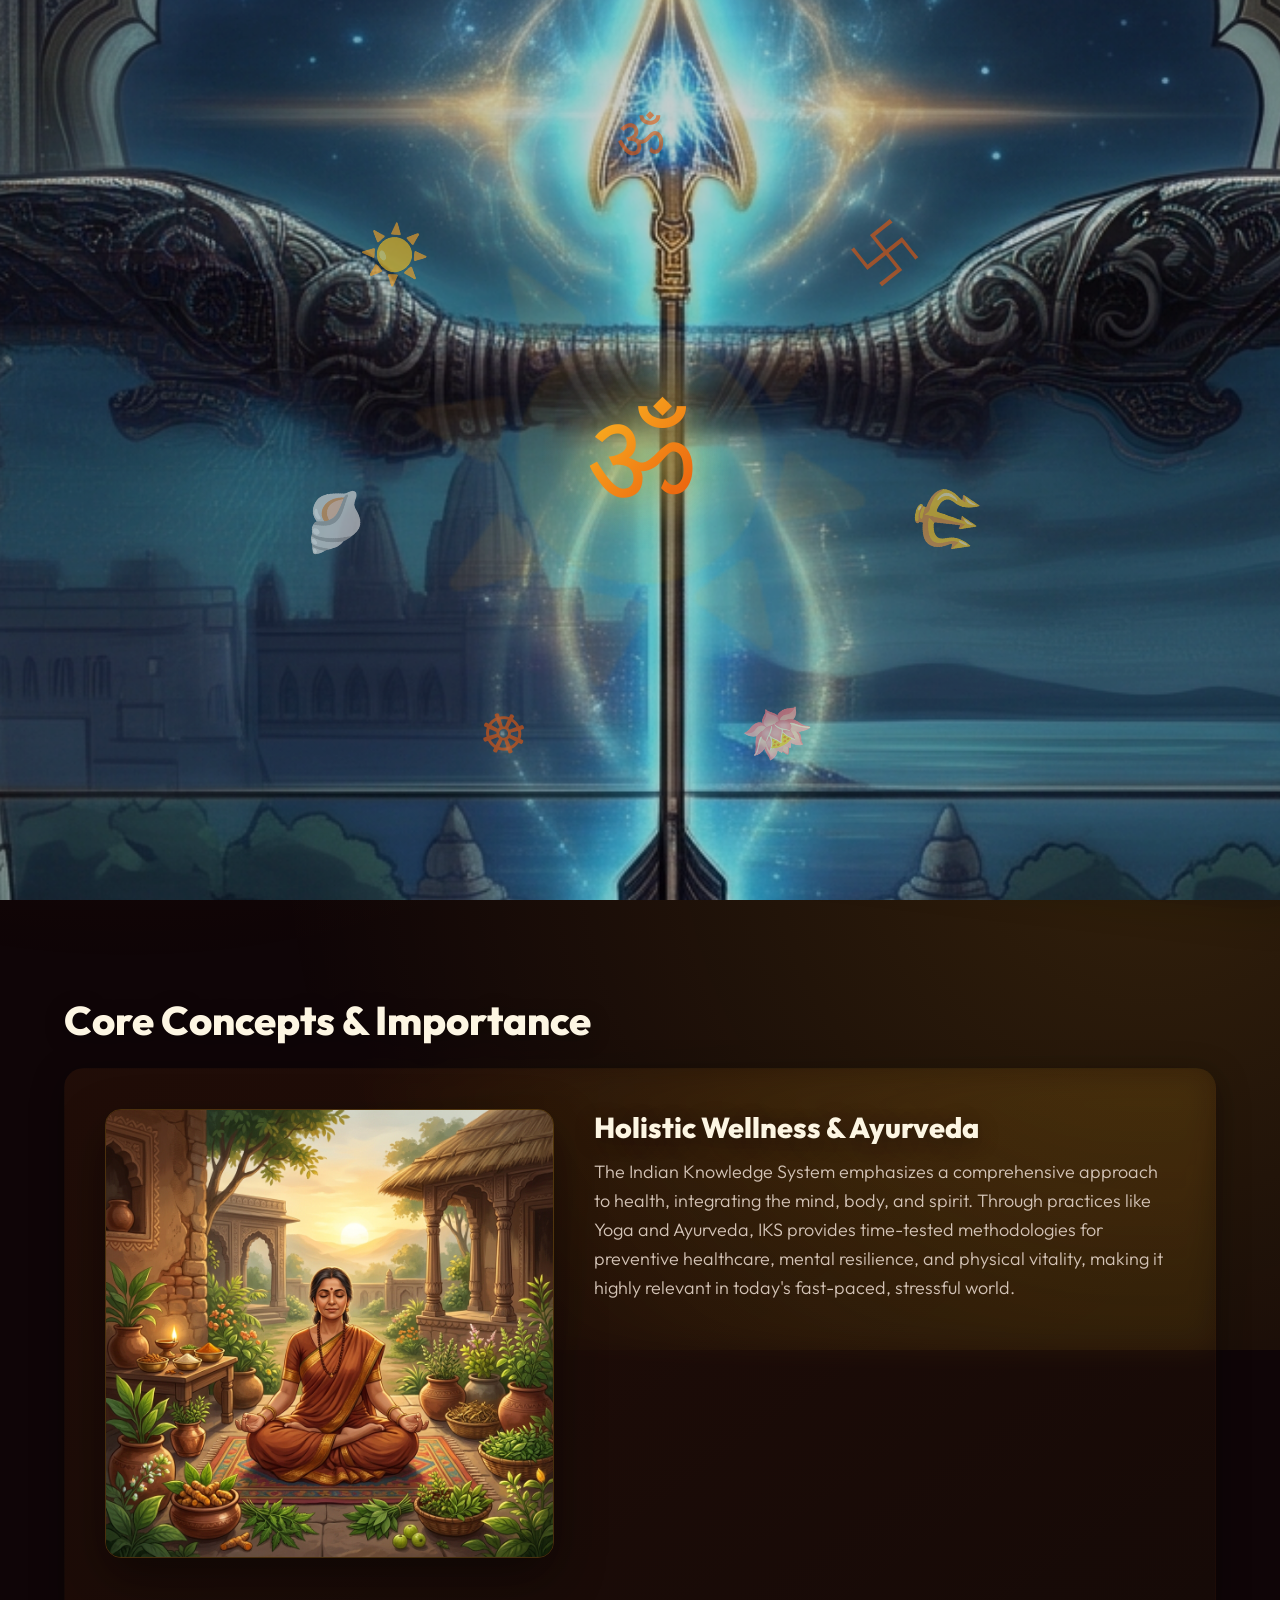
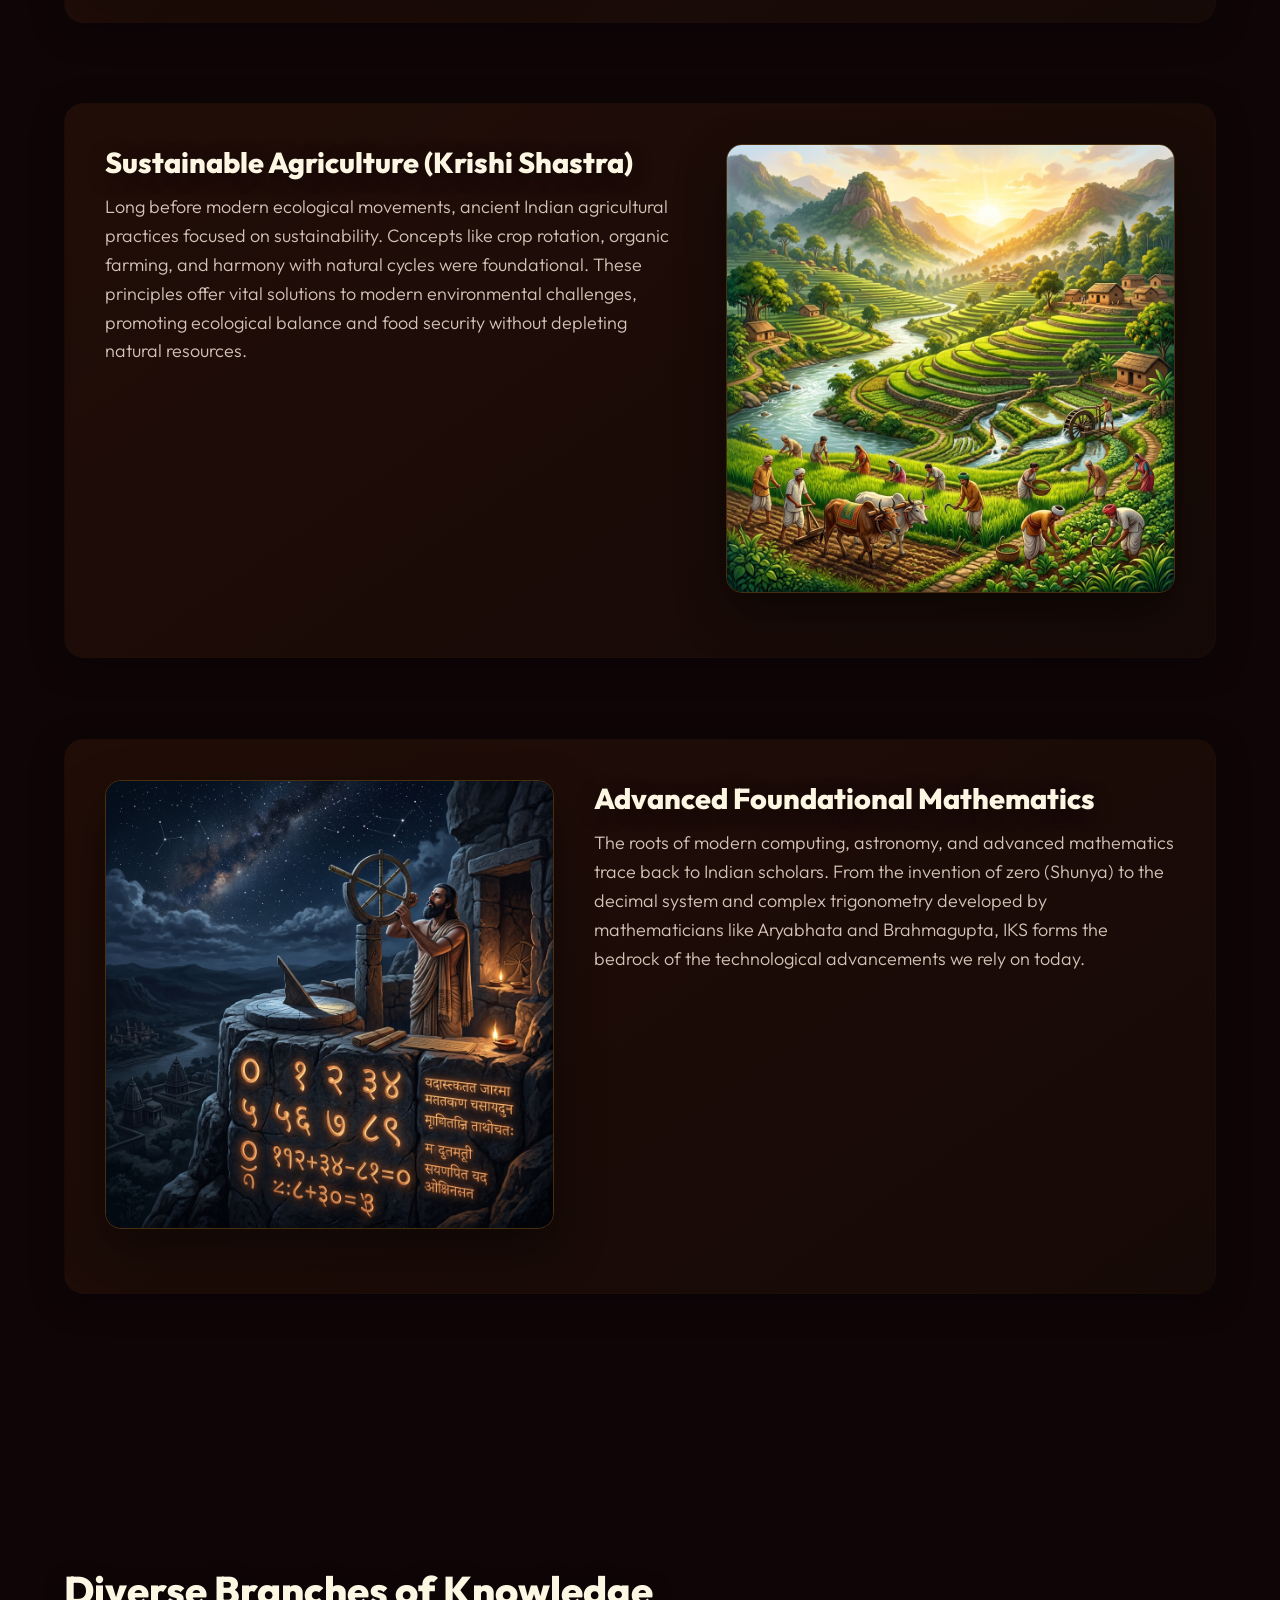
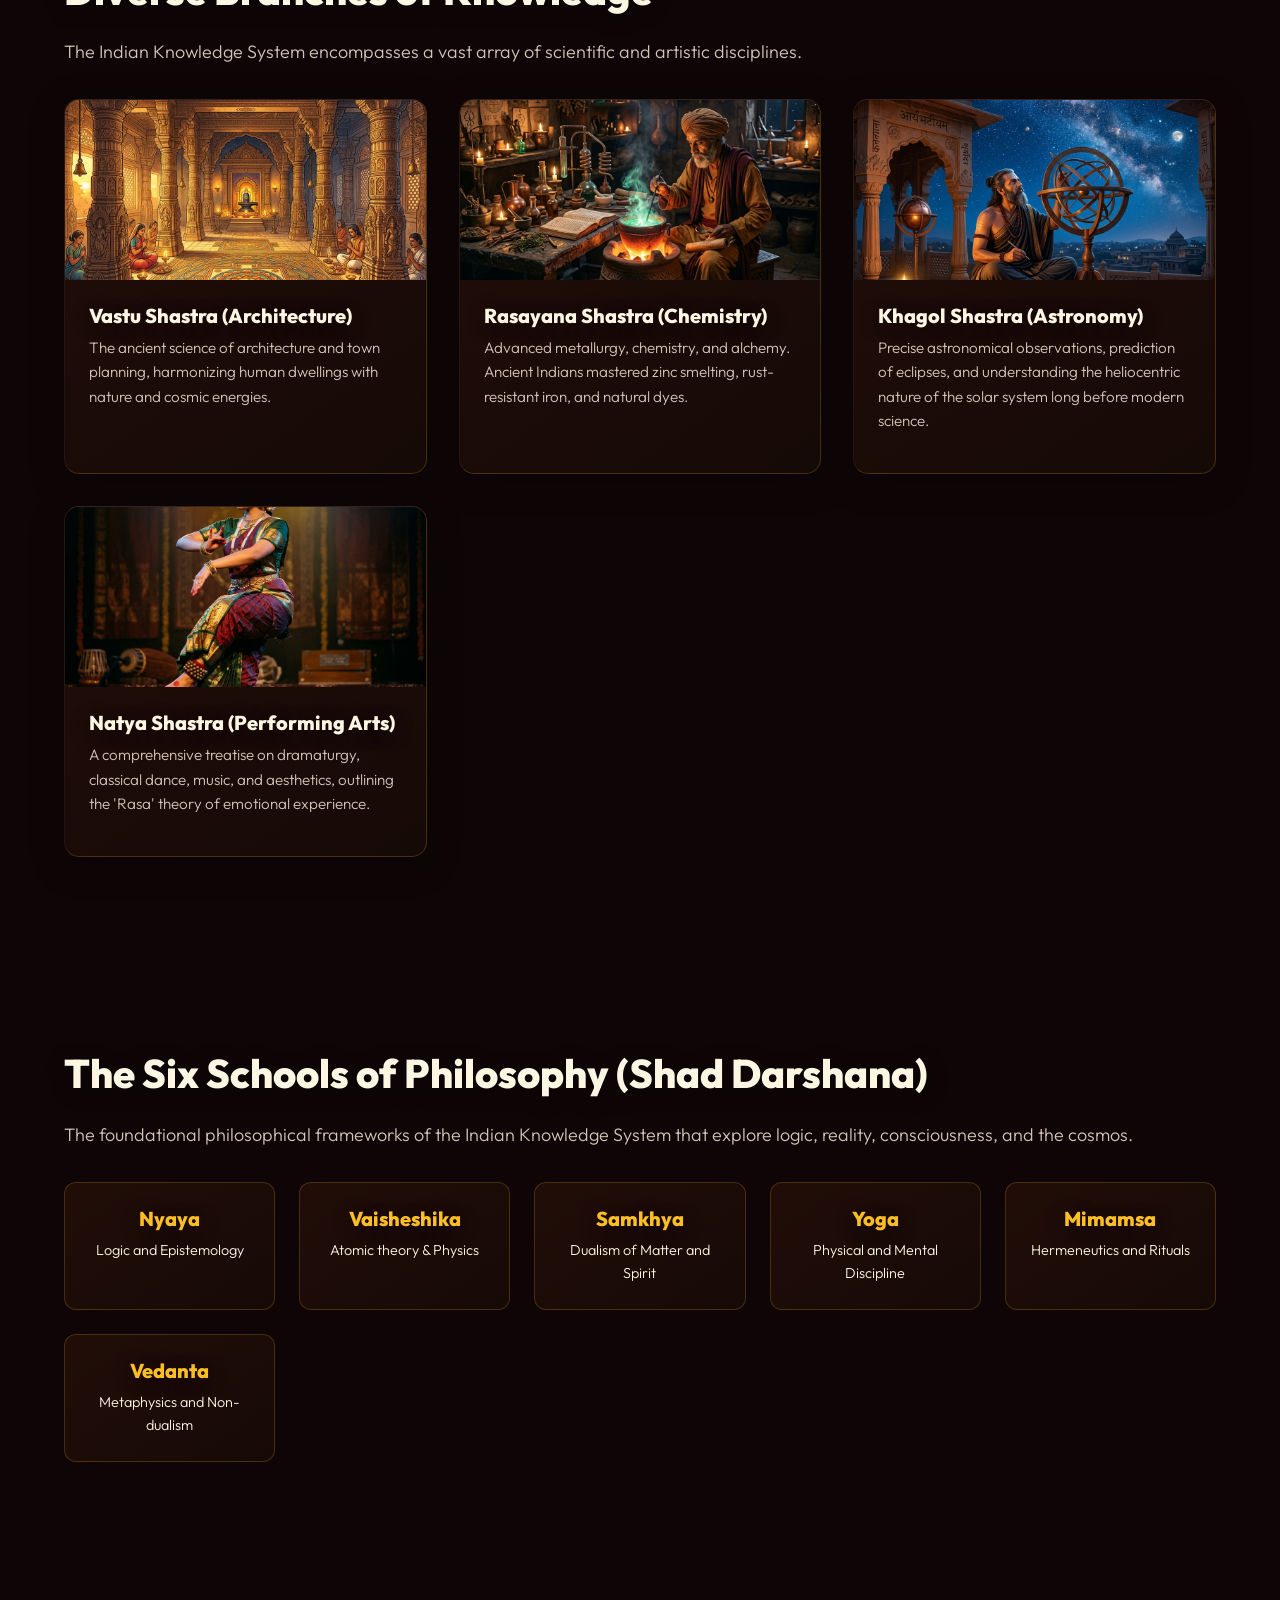
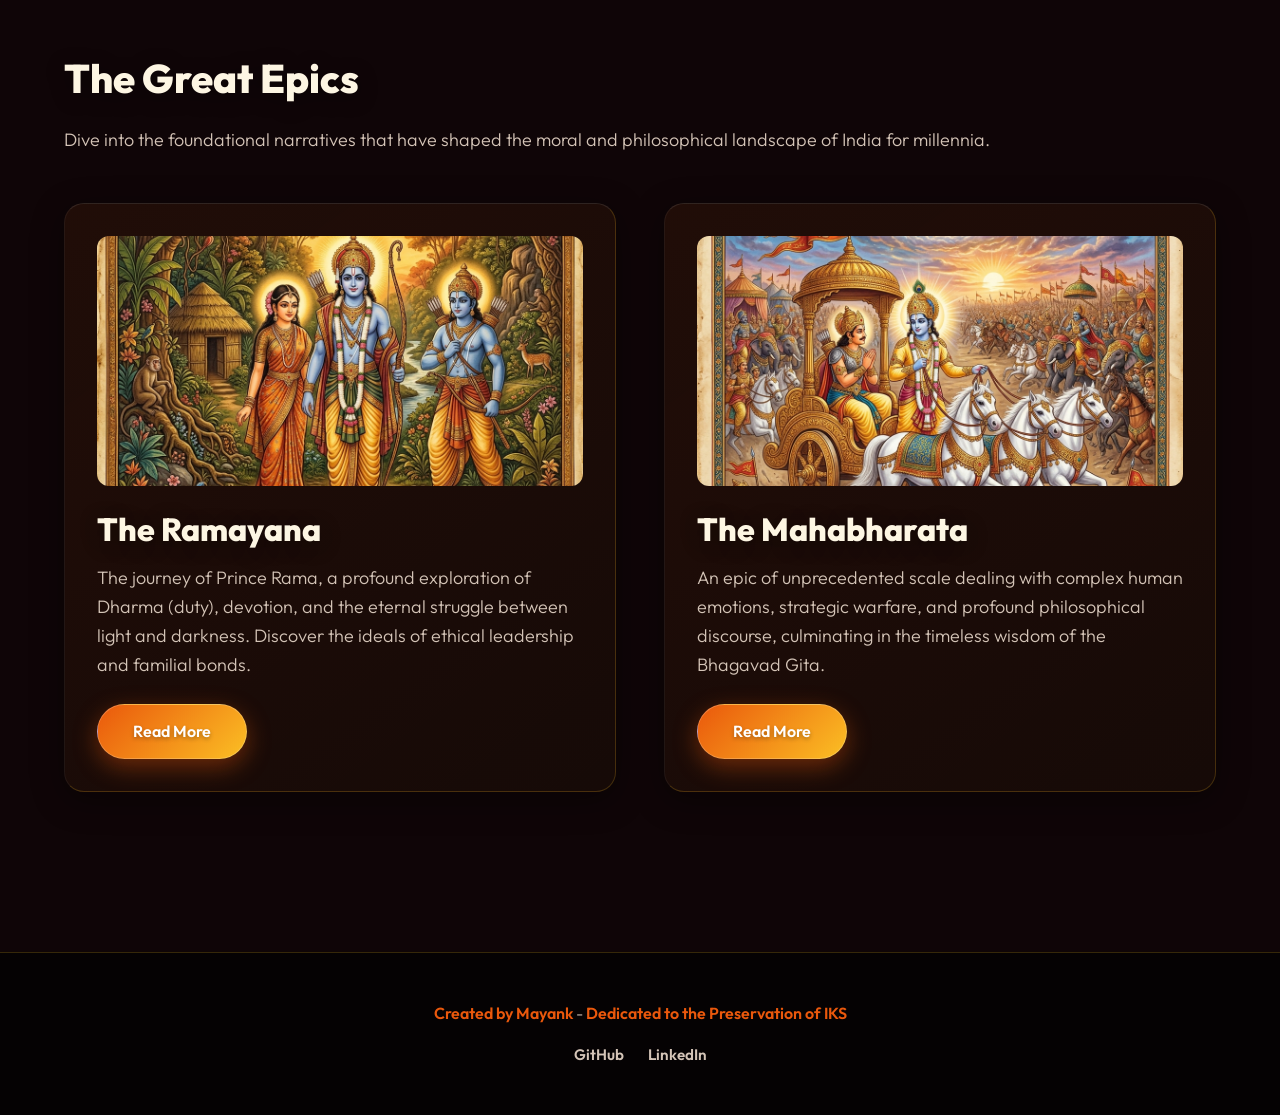
<file: index.html>
<!DOCTYPE html> 
<html lang="en">
<head>
    <meta charset="UTF-8">
    <meta name="viewport" content="width=device-width, initial-scale=1.0">
    <title>IKS</title>
    <meta name="description" content="Discover the depth and relevance of the Indian Knowledge System, including holistic wellness, sustainable agriculture, and timeless epics.">
    <link rel="shortcut icon" href="images/om.svg" type="image/svg+xml">
    <link rel="stylesheet" href="style.css">
</head>
<body class="lang-en">

    <div id="book-splash">
        <!-- The 7 Pages -->
        <div class="mystic-page" id="page-1">
            <div class="page-symbol">🪔</div>
            <div class="symbol-ring">
                <span>ॐ</span><span>卐</span><span>🔱</span><span>🪷</span><span>☸</span><span>🐚</span><span>☀️</span>
            </div>
        </div>
        <div class="mystic-page" id="page-2">
            <div class="page-symbol">🐚</div>
            <div class="symbol-ring">
                <span>ॐ</span><span>卐</span><span>🔱</span><span>🪷</span><span>☸</span><span>🐚</span><span>☀️</span>
            </div>
        </div>
        <div class="mystic-page" id="page-3">
            <div class="page-symbol">☸</div>
            <div class="symbol-ring">
                <span>ॐ</span><span>卐</span><span>🔱</span><span>🪷</span><span>☸</span><span>🐚</span><span>☀️</span>
            </div>
        </div>
        <div class="mystic-page" id="page-4">
            <div class="page-symbol">🪷</div>
            <div class="symbol-ring">
                <span>ॐ</span><span>卐</span><span>🔱</span><span>🪷</span><span>☸</span><span>🐚</span><span>☀️</span>
            </div>
        </div>
        <div class="mystic-page" id="page-5">
            <div class="page-symbol">🔱</div>
            <div class="symbol-ring">
                <span>ॐ</span><span>卐</span><span>🔱</span><span>🪷</span><span>☸</span><span>🐚</span><span>☀️</span>
            </div>
        </div>
        <div class="mystic-page" id="page-6">
            <div class="page-symbol">卐</div>
            <div class="symbol-ring">
                <span>ॐ</span><span>卐</span><span>🔱</span><span>🪷</span><span>☸</span><span>🐚</span><span>☀️</span>
            </div>
        </div>
        <div class="mystic-page" id="page-7">
            <div class="page-bg-layer"></div>
            <div class="page-symbol">☀️</div>
            <div class="symbol-ring">
                <span>ॐ</span><span>卐</span><span>🔱</span><span>🪷</span><span>☸</span><span>🐚</span><span>☀️</span>
            </div>
        </div>

        <!-- The Clickable Center Button -->
        <div class="center-trigger" id="splash-trigger">
            <div class="trigger-symbol">ॐ</div>
        </div>
    </div>
    <nav>
        <a href="index.html" class="logo">
            <span class="en">IKS</span><span class="hi">आई.के.एस</span> <span style="color: var(--accent-primary);">
        </a>
        <ul class="nav-links">
            <li><a href="index.html"><span class="en">Home</span><span class="hi">होम</span></a></li>
            <li><a href="ramayana.html"><span class="en">Ramayana</span><span class="hi">रामायण</span></a></li>
            <li><a href="mahabharata.html"><span class="en">Mahabharata</span><span class="hi">महाभारत</span></a></li>
        </ul>
        <div class="controls">
            <button id="theme-toggle" class="icon-btn" title="Toggle Theme">☀️</button>
            <button id="lang-toggle" class="icon-btn" title="Toggle Language">अ/A</button>
        </div>
    </nav>

    <header class="hero section fade-in">
        <div class="hero-content">
            <h1><span class="en">Discover the Indian Knowledge System</span><span class="hi">भारतीय ज्ञान परंपरा की खोज</span></h1>
            <p><span class="en">Explore an ancient framework of profound wisdom that integrates science, philosophy, and spirituality to address modern global challenges.</span><span class="hi">एक प्राचीन ज्ञान प्रणाली का अन्वेषण करें जो आधुनिक वैश्विक चुनौतियों का समाधान करने के लिए विज्ञान, दर्शन और आध्यात्मिकता को एकीकृत करती है।</span></p>
            <a href="#about" class="btn"><span class="en">Explore Now</span><span class="hi">अभी खोजें</span></a>
        </div>
        <div class="hero-image">
            <img src="images/hero_ancient_wisdom.png" alt="Visual representation of ancient Indian manuscripts and knowledge">
        </div>
    </header>

    <section id="about" class="about">
        <h2 class="fade-in"><span class="en">Core Concepts & Importance</span><span class="hi">मूल अवधारणाएं और महत्व</span></h2>
        
        <div class="feature-block fade-in">
            <img src="images/holistic_wellness.png" alt="Holistic Wellness and Ayurveda">
            <h3><span class="en">Holistic Wellness & Ayurveda</span><span class="hi">समग्र कल्याण और आयुर्वेद</span></h3>
            <p><span class="en">The Indian Knowledge System emphasizes a comprehensive approach to health, integrating the mind, body, and spirit. Through practices like Yoga and Ayurveda, IKS provides time-tested methodologies for preventive healthcare, mental resilience, and physical vitality, making it highly relevant in today's fast-paced, stressful world.</span><span class="hi">भारतीय ज्ञान परंपरा स्वास्थ्य के प्रति एक व्यापक दृष्टिकोण पर जोर देती है, जो मन, शरीर और आत्मा को एकीकृत करती है। योग और आयुर्वेद के माध्यम से, आईकेएस निवारक स्वास्थ्य देखभाल और मानसिक लचीलेपन के लिए समय-परीक्षणित पद्धतियां प्रदान करता है।</span></p>
        </div>

        <div class="feature-block right-img fade-in">
            <img src="images/sustainable_agriculture.png" alt="Sustainable Agriculture and Krishi Shastra">
            <h3><span class="en">Sustainable Agriculture (Krishi Shastra)</span><span class="hi">सतत कृषि (कृषि शास्त्र)</span></h3>
            <p><span class="en">Long before modern ecological movements, ancient Indian agricultural practices focused on sustainability. Concepts like crop rotation, organic farming, and harmony with natural cycles were foundational. These principles offer vital solutions to modern environmental challenges, promoting ecological balance and food security without depleting natural resources.</span><span class="hi">आधुनिक पारिस्थितिक आंदोलनों से बहुत पहले, प्राचीन भारतीय कृषि प्रथाओं ने स्थिरता पर ध्यान केंद्रित किया। फसल चक्रण, जैविक खेती और प्राकृतिक चक्रों के साथ सद्भाव जैसी अवधारणाएं मूलभूत थीं।</span></p>
        </div>

        <div class="feature-block fade-in">
            <img src="images/foundational_mathematics.png" alt="Advanced Foundational Mathematics">
            <h3><span class="en">Advanced Foundational Mathematics</span><span class="hi">उन्नत मूलभूत गणित</span></h3>
            <p><span class="en">The roots of modern computing, astronomy, and advanced mathematics trace back to Indian scholars. From the invention of zero (Shunya) to the decimal system and complex trigonometry developed by mathematicians like Aryabhata and Brahmagupta, IKS forms the bedrock of the technological advancements we rely on today.</span><span class="hi">आधुनिक कंप्यूटिंग, खगोल विज्ञान और उन्नत गणित की जड़ें भारतीय विद्वानों से जुड़ी हैं। शून्य के आविष्कार से लेकर दशमलव प्रणाली तक, आईकेएस उन तकनीकी प्रगति का आधार बनता है जिन पर हम आज भरोसा करते हैं।</span></p>
        </div>
    </section>

    <section class="branches fade-in">
        <h2><span class="en">Diverse Branches of Knowledge</span><span class="hi">ज्ञान की विविध शाखाएँ</span></h2>
        <p><span class="en">The Indian Knowledge System encompasses a vast array of scientific and artistic disciplines.</span><span class="hi">भारतीय ज्ञान परंपरा में वैज्ञानिक और कलात्मक विषयों की एक विशाल श्रृंखला शामिल है।</span></p>
        
        <div class="events-grid">
            <div class="event-card fade-in">
                <img src="images/vastu_shastra.png" alt="Vastu Shastra">
                <div class="event-content">
                    <h3><span class="en">Vastu Shastra (Architecture)</span><span class="hi">वास्तु शास्त्र (वास्तुकला)</span></h3>
                    <p class="desc"><span class="en">The ancient science of architecture and town planning, harmonizing human dwellings with nature and cosmic energies.</span><span class="hi">वास्तुकला और नगर नियोजन का प्राचीन विज्ञान, जो मानव आवासों को प्रकृति और ब्रह्मांडीय ऊर्जा के साथ जोड़ता है।</span></p>
                </div>
            </div>
            
            <div class="event-card fade-in">
                <img src="images/rasayana_shastra.png" alt="Rasayana Shastra">
                <div class="event-content">
                    <h3><span class="en">Rasayana Shastra (Chemistry)</span><span class="hi">रसायन शास्त्र</span></h3>
                    <p class="desc"><span class="en">Advanced metallurgy, chemistry, and alchemy. Ancient Indians mastered zinc smelting, rust-resistant iron, and natural dyes.</span><span class="hi">उन्नत धातु विज्ञान, रसायन विज्ञान और कीमिया। प्राचीन भारतीयों ने जिंक प्रगलन और जंग प्रतिरोधी लोहे में महारत हासिल की थी।</span></p>
                </div>
            </div>
            
            <div class="event-card fade-in">
                <img src="images/khagol_shastra.png" alt="Khagol Shastra">
                <div class="event-content">
                    <h3><span class="en">Khagol Shastra (Astronomy)</span><span class="hi">खगोल शास्त्र (खगोल विज्ञान)</span></h3>
                    <p class="desc"><span class="en">Precise astronomical observations, prediction of eclipses, and understanding the heliocentric nature of the solar system long before modern science.</span><span class="hi">सटीक खगोलीय अवलोकन, ग्रहणों की भविष्यवाणी और आधुनिक विज्ञान से बहुत पहले सौर मंडल की प्रकृति को समझना।</span></p>
                </div>
            </div>

            <div class="event-card fade-in">
                <img src="images/natya_shastra.png" alt="Natya Shastra">
                <div class="event-content">
                    <h3><span class="en">Natya Shastra (Performing Arts)</span><span class="hi">नाट्य शास्त्र (प्रदर्शन कला)</span></h3>
                    <p class="desc"><span class="en">A comprehensive treatise on dramaturgy, classical dance, music, and aesthetics, outlining the 'Rasa' theory of emotional experience.</span><span class="hi">नाट्यशास्त्र, शास्त्रीय नृत्य, संगीत और सौंदर्यशास्त्र पर एक व्यापक ग्रंथ, जो भावनात्मक अनुभव के 'रस' सिद्धांत को रेखांकित करता है।</span></p>
                </div>
            </div>
        </div>
    </section>

    <section class="darshanas fade-in">
        <h2><span class="en">The Six Schools of Philosophy (Shad Darshana)</span><span class="hi">दर्शन के छह विद्यालय (षड्दर्शन)</span></h2>
        <p><span class="en">The foundational philosophical frameworks of the Indian Knowledge System that explore logic, reality, consciousness, and the cosmos.</span><span class="hi">भारतीय ज्ञान परंपरा के मूलभूत दार्शनिक ढांचे जो तर्क, वास्तविकता, चेतना और ब्रह्मांड का पता लगाते हैं।</span></p>

        <div class="darshana-grid">
            <div class="darshana-item fade-in">
                <h4><span class="en">Nyaya</span><span class="hi">न्याय</span></h4>
                <p><span class="en">Logic and Epistemology</span><span class="hi">तर्क और ज्ञानमीमांसा</span></p>
            </div>
            <div class="darshana-item fade-in">
                <h4><span class="en">Vaisheshika</span><span class="hi">वैशेषिक</span></h4>
                <p><span class="en">Atomic theory & Physics</span><span class="hi">परमाणु सिद्धांत और भौतिकी</span></p>
            </div>
            <div class="darshana-item fade-in">
                <h4><span class="en">Samkhya</span><span class="hi">सांख्य</span></h4>
                <p><span class="en">Dualism of Matter and Spirit</span><span class="hi">पदार्थ और आत्मा का द्वैतवाद</span></p>
            </div>
            <div class="darshana-item fade-in">
                <h4><span class="en">Yoga</span><span class="hi">योग</span></h4>
                <p><span class="en">Physical and Mental Discipline</span><span class="hi">शारीरिक और मानसिक अनुशासन</span></p>
            </div>
            <div class="darshana-item fade-in">
                <h4><span class="en">Mimamsa</span><span class="hi">मीमांसा</span></h4>
                <p><span class="en">Hermeneutics and Rituals</span><span class="hi">हर्मेनेयुटिक्स और अनुष्ठान</span></p>
            </div>
            <div class="darshana-item fade-in">
                <h4><span class="en">Vedanta</span><span class="hi">वेदांत</span></h4>
                <p><span class="en">Metaphysics and Non-dualism</span><span class="hi">तत्वमीमांसा और अद्वैतवाद</span></p>
            </div>
        </div>
    </section>

    <section class="epics fade-in">
        <h2><span class="en">The Great Epics</span><span class="hi">महान महाकाव्य</span></h2>
        <p><span class="en">Dive into the foundational narratives that have shaped the moral and philosophical landscape of India for millennia.</span><span class="hi">उन मूलभूत कथाओं में गोता लगाएँ जिन्होंने सहस्राब्दियों से भारत के नैतिक और दार्शनिक परिदृश्य को आकार दिया है।</span></p>
        
        <div class="epics-grid">
            <div class="epic-card fade-in">
                <img src="images/ramayana_epic_card.png" alt="Illustration representing the Ramayana">
                <h3><span class="en">The Ramayana</span><span class="hi">रामायण</span></h3>
                <p><span class="en">The journey of Prince Rama, a profound exploration of Dharma (duty), devotion, and the eternal struggle between light and darkness. Discover the ideals of ethical leadership and familial bonds.</span><span class="hi">राजकुमार राम की यात्रा, धर्म, भक्ति और प्रकाश और अंधकार के बीच शाश्वत संघर्ष का एक गहन अन्वेषण।</span></p>
                <a href="ramayana.html" class="btn"><span class="en">Read More</span><span class="hi">और पढ़ें</span></a>
            </div>

            <div class="epic-card fade-in">
                <img src="images/mahabharata_epic_card.png" alt="Illustration representing the Mahabharata">
                <h3><span class="en">The Mahabharata</span><span class="hi">महाभारत</span></h3>
                <p><span class="en">An epic of unprecedented scale dealing with complex human emotions, strategic warfare, and profound philosophical discourse, culminating in the timeless wisdom of the Bhagavad Gita.</span><span class="hi">अभूतपूर्व पैमाने का एक महाकाव्य जो जटिल मानवीय भावनाओं और दार्शनिक विमर्श से संबंधित है, जिसका चरम भगवद गीता के ज्ञान में होता है।</span></p>
                <a href="mahabharata.html" class="btn"><span class="en">Read More</span><span class="hi">और पढ़ें</span></a>
            </div>
        </div>
    </section>

    <footer>
        <div class="footer-content">
            <p><span class="en">Created by</span><span class="hi">निर्माता:</span> <span>Mayank</span> - <span class="en">Dedicated to the Preservation of IKS</span><span class="hi">भारतीय ज्ञान परंपरा के संरक्षण को समर्पित</span></p>
            <div class="social-links">
                <a href="https://github.com/PoisonMunna" target="_blank" title="GitHub">GitHub</a>
                <a href="https://linkedin.com/in/mayank-raj-067248341" target="_blank" title="LinkedIn">LinkedIn</a>
            </div>
        </div>
    </footer>

    <script src="script.js"></script>
</body>
</html>
</file>
<file: style.css>
@import url('https://fonts.googleapis.com/css2?family=Outfit:wght@300;400;600;800&display=swap');

:root {
  --bg-dark: #0f0507;
  --bg-darker: #050203;
  --bg-aura-1: rgba(234, 88, 12, 0.15);
  --bg-aura-2: rgba(251, 191, 36, 0.15);
  --bg-aura-3: rgba(139, 92, 246, 0.15);
  --text-main: #fdf6e3;
  --text-muted: #d4c4b7;
  --accent-primary: #ea580c;
  --accent-secondary: #fbbf24;
  --accent-tertiary: #8b5cf6;
  --glass-bg: linear-gradient(145deg, rgba(249, 115, 22, 0.08) 0%, rgba(251, 191, 36, 0.03) 100%);
  --glass-border: rgba(251, 191, 36, 0.2);
  --glass-shadow: 0 8px 32px 0 rgba(0, 0, 0, 0.4);
  --nav-height: 80px;
}

body.light-theme {
  --bg-dark: #fdf8f0;
  --bg-darker: #f4ebd8;
  --bg-aura-1: rgba(234, 88, 12, 0.12);
  --bg-aura-2: rgba(251, 191, 36, 0.12);
  --bg-aura-3: rgba(139, 92, 246, 0.1);
  --text-main: #2d1810;
  --text-muted: #6d4c41;
  --glass-bg: linear-gradient(145deg, rgba(255, 255, 255, 0.8) 0%, rgba(255, 245, 235, 0.5) 100%);
  --glass-border: rgba(249, 115, 22, 0.25);
  --glass-shadow: 0 8px 32px 0 rgba(234, 88, 12, 0.15);
}

* {
  margin: 0;
  padding: 0;
  box-sizing: border-box;
}

body {
  font-family: 'Outfit', sans-serif;
  background-color: var(--bg-dark);
  color: var(--text-main);
  line-height: 1.6;
  overflow-x: hidden;
  opacity: 0;
  animation: pageLoadFade 1s ease-in forwards;
  transition: background-color 0.4s ease, color 0.4s ease;
}

body::before, body::after {
  content: '';
  position: fixed;
  top: -50vh;
  left: -50vw;
  width: 200vw;
  height: 200vh;
  z-index: -3;
  pointer-events: none;
  transition: background 0.6s ease;
}

body::before {
  background: radial-gradient(circle at 30% 30%, var(--bg-aura-1), transparent 40%),
              radial-gradient(circle at 70% 70%, var(--bg-aura-2), transparent 40%);
  animation: floatAura1 25s infinite ease-in-out alternate;
}

body::after {
  background: radial-gradient(circle at 80% 20%, var(--bg-aura-3), transparent 40%);
  animation: floatAura2 30s infinite ease-in-out alternate-reverse;
}

@keyframes floatAura1 {
  0% { transform: translate(0, 0) scale(1); }
  100% { transform: translate(15vw, 15vh) scale(1.2) rotate(15deg); }
}

@keyframes floatAura2 {
  0% { transform: translate(0, 0) scale(1); }
  100% { transform: translate(-15vw, 20vh) scale(1.3) rotate(-15deg); }
}

@keyframes pageLoadFade {
  to { opacity: 1; }
}

/* Language Toggle Logic */
body.lang-hi .en { display: none !important; }
body.lang-en .hi { display: none !important; }

/* Typography */
h1, h2, h3, h4 {
  font-weight: 800;
  line-height: 1.2;
  text-shadow: 0 4px 20px rgba(0,0,0,0.4);
}

body.light-theme h1, body.light-theme h2, body.light-theme h3, body.light-theme h4 {
  text-shadow: 0 2px 10px rgba(234, 88, 12, 0.15);
}

h1 {
  font-size: 4rem;
  background: linear-gradient(135deg, var(--accent-primary), var(--accent-secondary), #ffed4a);
  background-size: 200% 200%;
  animation: gradientFlow 5s ease infinite;
  -webkit-background-clip: text;
  -webkit-text-fill-color: transparent;
  margin-bottom: 1rem;
}

h2 {
  font-size: 2.5rem;
  margin-bottom: 1.5rem;
  color: var(--text-main);
}

p {
  font-size: 1.125rem;
  color: var(--text-muted);
  margin-bottom: 1.5rem;
  font-weight: 300;
}

/* Navigation */
nav {
  position: fixed;
  top: 0;
  width: 100%;
  height: var(--nav-height);
  display: flex;
  justify-content: space-between;
  align-items: center;
  padding: 0 5%;
  background: linear-gradient(135deg, rgba(15, 16, 21, 0.9) 0%, rgba(16, 17, 20, 0.85) 100%);
  backdrop-filter: blur(12px);
  -webkit-backdrop-filter: blur(12px);
  z-index: 1000;
  border-bottom: 1px solid var(--glass-border);
  transition: background 0.4s ease;
}

body.light-theme nav {
    background: linear-gradient(135deg, rgba(248, 250, 252, 0.95) 0%, rgba(197, 197, 154, 0.85) 100%);
}

.logo {
  font-size: 1.5rem;
  font-weight: 800;
  color: var(--text-main);
  text-decoration: none;
  letter-spacing: 2px;
  text-transform: uppercase;
}

.logo span {
  color: var(--accent-primary);
}

.nav-links {
  display: flex;
  gap: 2rem;
  list-style: none;
}

.nav-links a {
  color: var(--text-main);
  text-decoration: none;
  font-weight: 600;
  font-size: 1rem;
  transition: color 0.3s ease;
  position: relative;
}

.nav-links a::after {
  content: '';
  position: absolute;
  width: 0;
  height: 2px;
  bottom: -4px;
  left: 0;
  background: linear-gradient(90deg, var(--accent-primary), var(--accent-secondary));
  transition: width 0.3s ease;
}

.nav-links a:hover {
  color: var(--accent-secondary);
}

.nav-links a:hover::after {
  width: 100%;
}

.controls {
    display: flex;
    gap: 1rem;
    align-items: center;
}

.icon-btn {
    background: var(--glass-bg);
    border: 1px solid var(--glass-border);
    color: var(--text-main);
    border-radius: 50%;
    width: 40px;
    height: 40px;
    display: flex;
    align-items: center;
    justify-content: center;
    cursor: pointer;
    transition: all 0.3s ease;
    font-size: 1.2rem;
}

.icon-btn:hover {
    background: var(--accent-primary);
    color: #fff;
    transform: scale(1.1);
}

/* Buttons */
.btn {
  display: inline-block;
  padding: 0.875rem 2.2rem;
  border-radius: 50px;
  text-decoration: none;
  font-weight: 600;
  font-size: 1rem;
  color: #fff;
  background: linear-gradient(135deg, var(--accent-primary), var(--accent-secondary), var(--accent-tertiary));
  background-size: 200% 200%;
  border: 1px solid rgba(255,255,255,0.2);
  cursor: pointer;
  box-shadow: 0 8px 25px rgba(234, 88, 12, 0.4);
  text-shadow: 0 2px 4px rgba(0,0,0,0.3);
  animation: gradientFlow 5s ease infinite;
  transition: transform 0.4s cubic-bezier(0.34, 1.56, 0.64, 1), box-shadow 0.4s ease;
}

.btn:hover {
  transform: translateY(-5px) scale(1.05);
  box-shadow: 0 15px 35px rgba(234, 88, 12, 0.6);
}

@keyframes gradientFlow {
  0% { background-position: 0% 50%; }
  50% { background-position: 100% 50%; }
  100% { background-position: 0% 50%; }
}

/* Layout & Sections */
section {
  padding: 6rem 5%;
  max-width: 1400px;
  margin: 0 auto;
}

.hero {
  min-height: 100vh;
  display: flex;
  align-items: center;
  justify-content: space-between;
  padding-top: var(--nav-height);
  position: relative;
  z-index: 0;
}

.hero::after {
  content: '';
  position: absolute;
  top: 0;
  left: 0;
  width: 100%;
  height: 100%;
  background-image: url('images/ramablack.png');
  background-size: cover;
  background-position: center;
  opacity: 0.60;
  z-index: -2;
  pointer-events: none;
  transition: background-image 0.4s ease, opacity 0.4s ease;
}

body.light-theme .hero::after {
  background-image: url('images/ramawhite.png');
  opacity: 0.6;
}

.hero::before {
  content: '';
  position: absolute;
  top: 20%;
  left: -10%;
  width: 500px;
  height: 500px;
  background: radial-gradient(circle, rgba(249, 115, 22, 0.15) 0%, transparent 70%);
  z-index: -1;
  border-radius: 50%;
  filter: blur(60px);
}

.hero-content {
  flex: 1;
  max-width: 600px;
}

.hero-image {
  flex: 1;
  display: flex;
  justify-content: center;
  align-items: center;
}

.hero-image img {
  max-width: 100%;
  border-radius: 20px;
  box-shadow: 0 25px 50px rgba(0,0,0,0.5);
  border: 1px solid var(--glass-border);
  transform: perspective(1000px) rotateY(-15deg);
  transition: transform 0.5s ease;
}

.hero-image img:hover {
  transform: perspective(1000px) rotateY(0deg) scale(1.02);
}

/* Image Wrap Features */
.feature-block {
  margin-bottom: 5rem;
  border-radius: 24px;
  padding: 2.5rem 3rem;
  background: var(--glass-bg);
  backdrop-filter: blur(16px);
  -webkit-backdrop-filter: blur(16px);
  border: 1px solid var(--glass-border);
  border-top: 1px solid rgba(255,255,255,0.1);
  border-left: 1px solid rgba(255,255,255,0.05);
  box-shadow: var(--glass-shadow);
  transition: box-shadow 0.6s ease, border-color 0.6s ease, transform 0.6s cubic-bezier(0.34, 1.56, 0.64, 1);
  will-change: transform;
}

.feature-block:hover {
  transform: translateY(-10px) scale(1.02);
  border-color: var(--accent-secondary);
  box-shadow: 0 25px 50px rgba(0,0,0,0.5), 0 0 30px var(--bg-aura-1);
}

body.light-theme .feature-block:hover {
    box-shadow: 0 25px 50px rgba(234, 88, 12, 0.15), 0 0 30px rgba(251, 191, 36, 0.2);
}

.feature-block::after {
  content: "";
  display: table;
  clear: both;
}

.feature-block img {
  max-width: 42%;
  border-radius: 16px;
  box-shadow: 0 20px 50px rgba(0,0,0,0.45);
  border: 1px solid var(--glass-border);
  margin: 0 2.5rem 1.5rem 0;
  float: left;
  transition: transform 0.6s cubic-bezier(0.34, 1.56, 0.64, 1), box-shadow 0.6s ease;
  display: block;
}

.feature-block img:hover {
  transform: scale(1.06) translateY(-6px);
  box-shadow: 0 35px 60px rgba(0,0,0,0.6);
}

.feature-block.right-img img {
  float: right;
  margin: 0 0 1.5rem 2.5rem;
}

.feature-block h3 {
  font-size: 1.8rem;
  color: var(--text-main);
  margin-bottom: 0.75rem;
  line-height: 1.3;
}

.feature-block p {
  color: var(--text-muted);
}

.feature-block .values {
  background: rgba(249, 115, 22, 0.1);
  padding: 0.75rem 1rem;
  border-radius: 8px;
  font-size: 1rem;
  color: var(--text-main);
  border-left: 3px solid var(--accent-primary);
  clear: both;
  margin-top: 1rem;
}

body.light-theme .feature-block img,
body.light-theme .hero-image img {
    box-shadow: 0 15px 30px rgba(0,0,0,0.15);
}

/* Cards (Epics Section) */
.epics-grid {
  display: grid;
  grid-template-columns: repeat(auto-fit, minmax(350px, 1fr));
  gap: 3rem;
  margin-top: 3rem;
}

.epic-card {
  background: var(--glass-bg);
  border: 1px solid var(--glass-border);
  border-top: 1px solid rgba(255, 255, 255, 0.1);
  border-left: 1px solid rgba(255, 255, 255, 0.05);
  border-radius: 20px;
  padding: 2rem;
  backdrop-filter: blur(16px);
  -webkit-backdrop-filter: blur(16px);
  box-shadow: var(--glass-shadow);
  transition: transform 0.6s cubic-bezier(0.34, 1.56, 0.64, 1), box-shadow 0.6s ease, border-color 0.6s ease;
  display: flex;
  flex-direction: column;
}

.epic-card:hover {
  transform: translateY(-12px) scale(1.02);
  box-shadow: 0 30px 60px rgba(0,0,0,0.6), 0 0 25px var(--bg-aura-2);
  border-color: var(--accent-secondary);
}

body.light-theme .epic-card:hover {
  box-shadow: 0 25px 50px rgba(234, 88, 12, 0.15);
  border-color: var(--accent-primary);
}

.epic-card img {
  width: 100%;
  height: 250px;
  object-fit: cover;
  border-radius: 12px;
  margin-bottom: 1.5rem;
}

.epic-card h3 {
  font-size: 2rem;
  margin-bottom: 1rem;
  color: var(--text-main);
}

.epic-card .btn {
  margin-top: auto;
  align-self: flex-start;
}

/* 10 Events Grid */
.events-section {
    padding-top: 2rem;
}

.events-grid {
    display: grid;
    grid-template-columns: repeat(auto-fit, minmax(280px, 1fr));
    gap: 2rem;
    margin-top: 2rem;
}

.event-card {
    background: var(--glass-bg);
    border: 1px solid var(--glass-border);
    border-top: 1px solid rgba(255, 255, 255, 0.1);
    border-left: 1px solid rgba(255, 255, 255, 0.05);
    border-radius: 15px;
    overflow: hidden;
    box-shadow: var(--glass-shadow);
    transition: transform 0.5s cubic-bezier(0.34, 1.56, 0.64, 1), box-shadow 0.5s ease, border-color 0.5s ease;
    display: flex;
    flex-direction: column;
}

.event-card:hover {
    transform: translateY(-10px) scale(1.03);
    box-shadow: 0 20px 40px rgba(0,0,0,0.5), 0 0 20px var(--bg-aura-3);
    border-color: var(--accent-primary);
}

body.light-theme .event-card:hover {
    box-shadow: 0 20px 40px rgba(139, 92, 246, 0.15);
}

.event-card img {
    width: 100%;
    height: 180px;
    object-fit: cover;
}

.event-content {
    padding: 1.5rem;
    flex-grow: 1;
    display: flex;
    flex-direction: column;
}

.event-content h3 {
    font-size: 1.25rem;
    margin-bottom: 0.5rem;
    color: var(--text-main);
}

.event-content .desc {
    font-size: 0.95rem;
    margin-bottom: 1rem;
    color: var(--text-muted);
    flex-grow: 1;
}

.event-content .values {
    background: rgba(249, 115, 22, 0.1);
    padding: 0.75rem;
    border-radius: 8px;
    font-size: 0.85rem;
    color: var(--text-main);
    border-left: 3px solid var(--accent-primary);
}

/* Darshana Grid */
.darshana-grid {
    display: grid;
    grid-template-columns: repeat(auto-fit, minmax(180px, 1fr));
    gap: 1.5rem;
    margin-top: 2rem;
}

.darshana-item {
    background: var(--glass-bg);
    border: 1px solid var(--glass-border);
    padding: 1.5rem;
    border-radius: 12px;
    text-align: center;
    transition: transform 0.3s ease, border-color 0.3s ease, box-shadow 0.3s ease;
}

.darshana-item:hover {
    transform: translateY(-5px);
    border-color: var(--accent-primary);
    box-shadow: 0 10px 20px rgba(0,0,0,0.3);
}

body.light-theme .darshana-item:hover {
    box-shadow: 0 10px 20px rgba(0,0,0,0.1);
}

.darshana-item h4 {
    color: var(--accent-secondary);
    font-size: 1.25rem;
    margin-bottom: 0.5rem;
}

.darshana-item p {
    font-size: 0.9rem;
    margin-bottom: 0;
    color: var(--text-main);
}

/* Page Header (Internal Pages) */
.page-header {
  padding-top: calc(var(--nav-height) + 6rem);
  padding-bottom: 4rem;
  text-align: center;
  background: linear-gradient(180deg, var(--bg-darker) 0%, var(--bg-dark) 100%);
  position: relative;
  z-index: 0;
}

.page-header::before {
  content: '';
  position: absolute;
  top: 0;
  left: 0;
  width: 100%;
  height: 100%;
  background-image: url('images/ramablack.png');
  background-size: cover;
  background-position: center;
  opacity: 0.60;
  z-index: -1;
  pointer-events: none;
  transition: background-image 0.4s ease, opacity 0.4s ease;
}

body.light-theme .page-header::before {
  background-image: url('images/ramawhite.png');
  opacity: 0.6;
}

.mahabharata-header::before {
  background-image: url('images/mahadark.png');
}

body.light-theme .mahabharata-header::before {
  background-image: url('images/mahalight.png');
}

.page-header::after {
  content: '';
  position: absolute;
  bottom: 0;
  left: 50%;
  transform: translateX(-50%);
  width: 100px;
  height: 4px;
  background: linear-gradient(90deg, var(--accent-primary), var(--accent-secondary));
  border-radius: 2px;
}

.content-section {
  max-width: 1280px;
  margin: 0 auto;
  padding: 0 3%;
}

/* Footer */
footer {
  text-align: center;
  padding: 3rem 1rem;
  background: var(--bg-darker);
  border-top: 1px solid var(--glass-border);
  margin-top: 4rem;
}

.footer-content {
  display: flex;
  flex-direction: column;
  gap: 1rem;
  align-items: center;
}

footer p {
  margin: 0;
  font-size: 1rem;
  color: var(--text-muted);
}

footer span {
  color: var(--accent-primary);
  font-weight: 600;
}

.social-links {
  display: flex;
  gap: 1.5rem;
}

.social-links a {
  color: var(--text-muted);
  text-decoration: none;
  font-weight: 600;
  font-size: 0.95rem;
  transition: color 0.3s ease;
}

.social-links a:hover {
  color: var(--accent-secondary);
}

/* Scroll Animations */
.fade-in {
  opacity: 0;
  transform: translateY(30px);
  transition: opacity 0.7s cubic-bezier(0.16, 1, 0.3, 1), transform 0.7s cubic-bezier(0.16, 1, 0.3, 1);
}

.fade-in.visible {
  opacity: 1;
  transform: translateY(0);
}

/* ══════════════════════════════════════════════════
   CARD GRID — Alternating slide-in from left & right
   Uses nth-child to override the base translateY so
   odd cards sweep in from the LEFT, even from RIGHT.
   ══════════════════════════════════════════════════ */

/* ── Epic Cards (Homepage) ─────────────────────── */
.epics-grid .epic-card.fade-in:nth-child(odd) {
  transform: translateX(-60px);
}
.epics-grid .epic-card.fade-in:nth-child(even) {
  transform: translateX(60px);
}
.epics-grid .epic-card.fade-in.visible {
  transform: translateX(0);
}

/* Stagger delays */
.epics-grid .epic-card:nth-child(1) { transition-delay: 0s;    }
.epics-grid .epic-card:nth-child(2) { transition-delay: 0.12s; }
.epics-grid .epic-card:nth-child(3) { transition-delay: 0.24s; }

/* ── Value Cards (Conclusion Sections) ─────────── */
.value-cards .value-card.fade-in:nth-child(odd) {
  transform: translateX(-55px);
}
.value-cards .value-card.fade-in:nth-child(even) {
  transform: translateX(55px);
}
.value-cards .value-card.fade-in.visible {
  transform: translateX(0);
}

/* Stagger delays */
.value-cards .value-card:nth-child(1) { transition-delay: 0s;    }
.value-cards .value-card:nth-child(2) { transition-delay: 0.1s;  }
.value-cards .value-card:nth-child(3) { transition-delay: 0.2s;  }
.value-cards .value-card:nth-child(4) { transition-delay: 0.3s;  }
.value-cards .value-card:nth-child(5) { transition-delay: 0.4s;  }
.value-cards .value-card:nth-child(6) { transition-delay: 0.5s;  }

/* ── Darshana Items (Homepage) ─────────────────── */
.darshana-grid .darshana-item.fade-in:nth-child(odd) {
  transform: translateX(-50px);
}
.darshana-grid .darshana-item.fade-in:nth-child(even) {
  transform: translateX(50px);
}
.darshana-grid .darshana-item.fade-in.visible {
  transform: translateX(0);
}

/* Stagger delays */
.darshana-grid .darshana-item:nth-child(1) { transition-delay: 0s;    }
.darshana-grid .darshana-item:nth-child(2) { transition-delay: 0.08s; }
.darshana-grid .darshana-item:nth-child(3) { transition-delay: 0.16s; }
.darshana-grid .darshana-item:nth-child(4) { transition-delay: 0.24s; }
.darshana-grid .darshana-item:nth-child(5) { transition-delay: 0.32s; }
.darshana-grid .darshana-item:nth-child(6) { transition-delay: 0.40s; }

/* ── Knowledge Branch Blocks (Homepage) ─────────── */
.branches-grid .branch-block.fade-in:nth-child(odd) {
  transform: translateX(-55px);
}
.branches-grid .branch-block.fade-in:nth-child(even) {
  transform: translateX(55px);
}
.branches-grid .branch-block.fade-in.visible {
  transform: translateX(0);
}

.branches-grid .branch-block:nth-child(1) { transition-delay: 0s;    }
.branches-grid .branch-block:nth-child(2) { transition-delay: 0.12s; }
.branches-grid .branch-block:nth-child(3) { transition-delay: 0.24s; }
.branches-grid .branch-block:nth-child(4) { transition-delay: 0.36s; }

/* ── CINEMATIC Slide-in — 10 Event Cards ─────────────────
   Odd cards (1,3,5,7,9)  → sweep in from the LEFT
   Even cards (2,4,6,8,10) → sweep in from the RIGHT
   Each card starts blurred & scaled down off-screen,
   then springs into position — one by one as you scroll.
   ──────────────────────────────────────────────────────── */
.slide-left {
  opacity: 0;
  transform: translateX(-130px) scale(0.94);
  filter: blur(6px);
  transition:
    opacity   1s    cubic-bezier(0.22, 1, 0.36, 1),
    transform 1s    cubic-bezier(0.22, 1, 0.36, 1),
    filter    0.75s ease,
    box-shadow 0.5s ease,
    border-color 0.5s ease;
}
.slide-right {
  opacity: 0;
  transform: translateX(130px) scale(0.94);
  filter: blur(6px);
  transition:
    opacity   1s    cubic-bezier(0.22, 1, 0.36, 1),
    transform 1s    cubic-bezier(0.22, 1, 0.36, 1),
    filter    0.75s ease,
    box-shadow 0.5s ease,
    border-color 0.5s ease;
}

/* Final resting state — clean, with hover transitions intact */
.slide-left.visible,
.slide-right.visible {
  opacity: 1;
  transform: translateX(0) scale(1);
  filter: blur(0px);
  transition-delay: 0s !important;
  /* After landing, switch to hover-friendly transition */
  transition:
    opacity   0.4s ease,
    transform 0.4s cubic-bezier(0.22, 1, 0.36, 1),
    filter    0.3s ease,
    box-shadow 0.45s ease,
    border-color 0.45s ease;
}

/* ── Themed glow border variants for feature-blocks ─── */
.feature-block {
  border: 1px solid transparent;
  border-radius: 20px;
  padding: 2.5rem;
  background: var(--glass-bg);
  transition: box-shadow 0.4s ease, border-color 0.4s ease;
}

/* Gold */
.glow-gold  { border-color: rgba(251, 191, 36, 0.25); }
.glow-gold:hover  { border-color: rgba(251, 191, 36, 0.7); box-shadow: 0 0 35px rgba(251, 191, 36, 0.25), 0 8px 32px rgba(0,0,0,0.5); }

/* Orange */
.glow-orange { border-color: rgba(249, 115, 22, 0.25); }
.glow-orange:hover { border-color: rgba(249, 115, 22, 0.7); box-shadow: 0 0 35px rgba(249, 115, 22, 0.28), 0 8px 32px rgba(0,0,0,0.5); }

/* Amber */
.glow-amber  { border-color: rgba(245, 158, 11, 0.25); }
.glow-amber:hover  { border-color: rgba(245, 158, 11, 0.7); box-shadow: 0 0 35px rgba(245, 158, 11, 0.25), 0 8px 32px rgba(0,0,0,0.5); }

/* Green */
.glow-green  { border-color: rgba(74, 222, 128, 0.2); }
.glow-green:hover  { border-color: rgba(74, 222, 128, 0.6); box-shadow: 0 0 35px rgba(74, 222, 128, 0.2), 0 8px 32px rgba(0,0,0,0.5); }

/* Red */
.glow-red    { border-color: rgba(239, 68, 68, 0.25); }
.glow-red:hover    { border-color: rgba(239, 68, 68, 0.65); box-shadow: 0 0 35px rgba(239, 68, 68, 0.25), 0 8px 32px rgba(0,0,0,0.5); }

/* Blue */
.glow-blue   { border-color: rgba(96, 165, 250, 0.2); }
.glow-blue:hover   { border-color: rgba(96, 165, 250, 0.6); box-shadow: 0 0 35px rgba(96, 165, 250, 0.2), 0 8px 32px rgba(0,0,0,0.5); }

/* Purple */
.glow-purple { border-color: rgba(167, 139, 250, 0.2); }
.glow-purple:hover { border-color: rgba(167, 139, 250, 0.6); box-shadow: 0 0 35px rgba(167, 139, 250, 0.2), 0 8px 32px rgba(0,0,0,0.5); }

/* Light mode adjustments */
body.light-theme .glow-gold:hover  { box-shadow: 0 0 25px rgba(251,191,36,0.2), 0 6px 20px rgba(0,0,0,0.1); }
body.light-theme .glow-orange:hover { box-shadow: 0 0 25px rgba(249,115,22,0.2), 0 6px 20px rgba(0,0,0,0.1); }
body.light-theme .glow-amber:hover  { box-shadow: 0 0 25px rgba(245,158,11,0.2), 0 6px 20px rgba(0,0,0,0.1); }
body.light-theme .glow-green:hover  { box-shadow: 0 0 25px rgba(74,222,128,0.18), 0 6px 20px rgba(0,0,0,0.1); }
body.light-theme .glow-red:hover    { box-shadow: 0 0 25px rgba(239,68,68,0.2), 0 6px 20px rgba(0,0,0,0.1); }
body.light-theme .glow-blue:hover   { box-shadow: 0 0 25px rgba(96,165,250,0.18), 0 6px 20px rgba(0,0,0,0.1); }
body.light-theme .glow-purple:hover { box-shadow: 0 0 25px rgba(167,139,250,0.18), 0 6px 20px rgba(0,0,0,0.1); }

/* Hero is always in viewport on load — force visible immediately */
.hero.fade-in {
  animation: heroReveal 0.9s ease forwards;
  opacity: 0;
}

@keyframes heroReveal {
  0%   { opacity: 0; transform: translateY(20px); }
  100% { opacity: 1; transform: translateY(0); }
}

/* ── Epic Conclusion Section ─────────────────────────────── */
.epic-conclusion {
  background: linear-gradient(135deg, rgba(249,115,22,0.07) 0%, rgba(251,191,36,0.05) 100%);
  border: 1px solid rgba(249, 115, 22, 0.2);
  border-radius: 24px;
  padding: 4rem;
  margin: 4rem 0;
  position: relative;
  overflow: hidden;
}

.epic-conclusion::before {
  content: '';
  position: absolute;
  top: -80px;
  right: -80px;
  width: 300px;
  height: 300px;
  background: radial-gradient(circle, rgba(249,115,22,0.12) 0%, transparent 70%);
  border-radius: 50%;
  pointer-events: none;
}

.epic-conclusion h2 {
  font-size: 2.2rem;
  margin-bottom: 0.75rem;
}

.epic-conclusion > p {
  max-width: 800px;
  margin-bottom: 3rem;
}

.value-cards {
  display: grid;
  grid-template-columns: repeat(auto-fit, minmax(220px, 1fr));
  gap: 1.5rem;
  margin-top: 2rem;
}

.value-card {
  background: var(--glass-bg);
  border: 1px solid var(--glass-border);
  border-radius: 16px;
  padding: 1.75rem 1.5rem;
  transition: transform 0.35s ease, box-shadow 0.35s ease, border-color 0.35s ease;
  position: relative;
  overflow: hidden;
}

.value-card::after {
  content: '';
  position: absolute;
  bottom: 0;
  left: 0;
  height: 3px;
  width: 0;
  background: linear-gradient(90deg, var(--accent-primary), var(--accent-secondary));
  transition: width 0.4s ease;
  border-radius: 0 0 16px 16px;
}

.value-card:hover {
  transform: translateY(-6px);
  box-shadow: 0 12px 28px rgba(0,0,0,0.4);
  border-color: rgba(249,115,22,0.35);
}

.value-card:hover::after {
  width: 100%;
}

body.light-theme .value-card:hover {
  box-shadow: 0 12px 28px rgba(0,0,0,0.1);
}

.value-card-icon {
  font-size: 2.2rem;
  margin-bottom: 0.75rem;
  display: block;
}

.value-card h4 {
  font-size: 1.15rem;
  color: var(--accent-secondary);
  margin-bottom: 0.5rem;
}

.value-card p {
  font-size: 0.95rem;
  color: var(--text-muted);
  margin-bottom: 0;
}

.conclusion-quote {
  margin-top: 3rem;
  padding: 1.5rem 2rem;
  border-left: 4px solid var(--accent-primary);
  background: rgba(249, 115, 22, 0.06);
  border-radius: 0 12px 12px 0;
  font-style: italic;
  font-size: 1.15rem;
  color: var(--text-muted);
}

.conclusion-quote strong {
  color: var(--accent-secondary);
  font-style: normal;
}

/* ── Book Splash Screen ── */
#book-splash {
  position: fixed;
  top: 0;
  left: 0;
  width: 100vw;
  height: 100vh;
  z-index: 9999;
  display: flex;
  justify-content: center;
  align-items: center;
  overflow: hidden;
  background-color: transparent;
  pointer-events: auto; /* Block clicks from passing through */
  transition: visibility 0s 6s;
}

#book-splash.is-open {
  visibility: hidden;
}

.mystic-page {
  position: absolute;
  top: -50vh;
  left: -50vw;
  width: 200vw;
  height: 200vh;
  background: radial-gradient(circle, var(--bg-dark) 20%, #0a0405 100%);
  display: flex;
  justify-content: center;
  align-items: center;
  transition: transform 4s cubic-bezier(0.4, 0, 0.2, 1), opacity 3.5s cubic-bezier(0.4, 0, 0.2, 1);
  pointer-events: auto;
  will-change: transform, opacity;
}

body.light-theme .mystic-page {
  background: radial-gradient(circle, #fbf5e9 20%, #e8dcc7 100%);
}

.page-symbol {
  font-size: 25rem;
  opacity: 0.08;
  color: var(--accent-secondary);
  position: absolute;
  pointer-events: none;
}

.symbol-ring {
  position: absolute;
  width: 70vmin;
  height: 70vmin;
  animation: spin 30s linear infinite;
  pointer-events: none;
}

.symbol-ring span {
  position: absolute;
  top: 50%;
  left: 50%;
  font-size: 3.5rem;
  color: var(--accent-primary);
  opacity: 0.6;
  transform-origin: center;
}

.symbol-ring span:nth-child(1) { transform: translate(-50%, -50%) rotate(0deg) translateY(-35vmin); }
.symbol-ring span:nth-child(2) { transform: translate(-50%, -50%) rotate(51.4deg) translateY(-35vmin); }
.symbol-ring span:nth-child(3) { transform: translate(-50%, -50%) rotate(102.8deg) translateY(-35vmin); }
.symbol-ring span:nth-child(4) { transform: translate(-50%, -50%) rotate(154.2deg) translateY(-35vmin); }
.symbol-ring span:nth-child(5) { transform: translate(-50%, -50%) rotate(205.7deg) translateY(-35vmin); }
.symbol-ring span:nth-child(6) { transform: translate(-50%, -50%) rotate(257.1deg) translateY(-35vmin); }
.symbol-ring span:nth-child(7) { transform: translate(-50%, -50%) rotate(308.5deg) translateY(-35vmin); }

@keyframes spin {
  0% { transform: rotate(0deg); }
  100% { transform: rotate(360deg); }
}

/* 7 Pages Initial Stacking and Colors */
#page-1 { z-index: 1; border: 2px solid rgba(255,0,0,0.1); }
#page-2 { z-index: 2; border: 2px solid rgba(0,255,0,0.1); }
#page-3 { z-index: 3; border: 2px solid rgba(0,0,255,0.1); }
#page-4 { z-index: 4; border: 2px solid rgba(255,255,0,0.1); }
#page-5 { z-index: 5; border: 2px solid rgba(255,0,255,0.1); }
#page-6 { z-index: 6; border: 2px solid rgba(0,255,255,0.1); }
#page-7 { z-index: 7; }

.page-bg-layer {
  position: absolute;
  top: 0; left: 0; width: 100%; height: 100%;
  background-image: url('images/ramablack.png');
  background-size: cover;
  background-position: center;
  opacity: 0.8;
  z-index: -1;
  pointer-events: none;
}
body.light-theme .page-bg-layer { background-image: url('images/ramawhite.png'); opacity: 0.5; }

/* When Opened, Pages Fly in 7 Directions */
#book-splash.is-open .mystic-page {
  opacity: 0;
}

#book-splash.is-open #page-1 { transform: translate(0, -150vh) rotate(45deg); transition-delay: 1.8s; }
#book-splash.is-open #page-2 { transform: translate(120vw, -100vh) rotate(90deg); transition-delay: 1.5s; }
#book-splash.is-open #page-3 { transform: translate(150vw, 50vh) rotate(135deg); transition-delay: 1.2s; }
#book-splash.is-open #page-4 { transform: translate(50vw, 150vh) rotate(180deg); transition-delay: 0.9s; }
#book-splash.is-open #page-5 { transform: translate(-50vw, 150vh) rotate(225deg); transition-delay: 0.6s; }
#book-splash.is-open #page-6 { transform: translate(-150vw, 50vh) rotate(270deg); transition-delay: 0.3s; }
#book-splash.is-open #page-7 { transform: translate(-120vw, -100vh) rotate(315deg); transition-delay: 0s; }

/* The Center Trigger */
.center-trigger {
  position: absolute;
  z-index: 10;
  width: 200px;
  height: 200px;
  display: flex;
  justify-content: center;
  align-items: center;
  cursor: pointer;
  pointer-events: auto;
  border-radius: 50%;
  background: radial-gradient(circle, rgba(251, 191, 36, 0.2) 0%, transparent 70%);
  transition: transform 1.5s cubic-bezier(0.4, 0, 0.2, 1), opacity 1.5s ease-out;
  will-change: transform, opacity;
}

.center-trigger:hover {
  transform: scale(1.1);
  background: radial-gradient(circle, rgba(251, 191, 36, 0.4) 0%, transparent 70%);
}

#book-splash.is-open .center-trigger {
  transform: scale(3.5) rotate(90deg);
  opacity: 0;
  pointer-events: none;
}

.trigger-symbol {
  font-size: 8rem;
  line-height: 1;
  background: linear-gradient(135deg, var(--accent-secondary), var(--accent-primary));
  -webkit-background-clip: text;
  -webkit-text-fill-color: transparent;
  filter: drop-shadow(0 0 20px rgba(251, 191, 36, 0.6));
  animation: pulse-trigger 2s infinite alternate;
}

@keyframes pulse-trigger {
  0% { transform: scale(1); filter: drop-shadow(0 0 20px rgba(251, 191, 36, 0.6)); }
  100% { transform: scale(1.1); filter: drop-shadow(0 0 40px rgba(251, 191, 36, 1)); }
}

/* Responsive */
@media (max-width: 968px) {
  .hero {
    flex-direction: column;
    text-align: center;
    height: auto;
    padding-top: 8rem;
    gap: 3rem;
  }
  
  h1 {
    font-size: 3rem;
  }
  
  .hero-image img {
    transform: none;
  }
  
  .feature-block img, .feature-block.right-img img {
    float: none;
    max-width: 100%;
    margin: 0 0 1.5rem 0;
  }

  .feature-block {
    padding: 1.5rem;
    border-radius: 16px;
  }

  /* On mobile, skip the blur filter for better performance */
  .slide-left,
  .slide-right {
    filter: none;
    transform: translateX(0) translateY(20px);
  }
  .slide-left.visible,
  .slide-right.visible {
    transform: translateX(0) translateY(0);
  }
  
  .epics-grid {
    grid-template-columns: 1fr;
  }
}

@media (max-width: 768px) {
  nav {
    flex-direction: column;
    height: auto;
    padding: 1rem;
  }
  
  .nav-links {
    margin-top: 1rem;
    gap: 1rem;
    flex-wrap: wrap;
    justify-content: center;
  }

  .controls {
      margin-top: 1rem;
  }
}

/* ── Event Modal Styles ── */
.event-modal {
  display: none;
  position: fixed;
  z-index: 2000;
  left: 0;
  top: 0;
  width: 100%;
  height: 100%;
  background-color: rgba(0, 0, 0, 0.8);
  backdrop-filter: blur(8px);
  -webkit-backdrop-filter: blur(8px);
  justify-content: center;
  align-items: center;
  opacity: 0;
  transition: opacity 0.4s ease;
}

.event-modal.show {
  opacity: 1;
}

.event-modal .modal-content {
  background: var(--glass-bg);
  border: 1px solid var(--glass-border);
  border-radius: 20px;
  max-width: 1100px;
  width: 95%;
  max-height: 85vh;
  overflow-y: auto;
  position: relative;
  box-shadow: var(--glass-shadow);
  transform: scale(0.9);
  transition: transform 0.4s cubic-bezier(0.34, 1.56, 0.64, 1);
  padding: 2.5rem;
}

.event-modal.show .modal-content {
  transform: scale(1);
}

.event-modal .close-modal {
  position: absolute;
  top: 15px;
  right: 25px;
  color: var(--text-main);
  font-size: 35px;
  font-weight: bold;
  cursor: pointer;
  transition: color 0.3s;
  z-index: 10;
}

.event-modal .close-modal:hover {
  color: var(--accent-primary);
}

.event-modal .modal-body {
  display: flex;
  flex-direction: column;
  gap: 2.5rem;
  align-items: flex-start;
}

.event-modal .modal-img-container {
  display: flex;
  flex-direction: column;
  gap: 1.5rem;
  width: 100%;
}

.event-modal .modal-img-container img {
  width: 100%;
  object-fit: cover;
  border-radius: 12px;
  box-shadow: 0 10px 30px rgba(0,0,0,0.5);
}

@media (min-width: 968px) {
  .event-modal .modal-body {
    flex-direction: row;
  }
  .event-modal .modal-img-container {
    width: 40%;
    flex-shrink: 0;
    position: sticky;
    top: 0;
  }
}

.event-modal .modal-text {
  flex: 1;
}

.event-modal .modal-text h3 {
  font-size: 2.2rem;
  margin-bottom: 1.5rem;
  color: var(--text-main);
  border-bottom: 2px solid var(--glass-border);
  padding-bottom: 1rem;
}

.event-modal .modal-text #modal-desc {
  color: var(--text-main);
  line-height: 1.8;
  margin-bottom: 2rem;
  font-size: 1.15rem;
  font-weight: 400;
}

.event-modal .modal-values {
  background: rgba(249, 115, 22, 0.1);
  padding: 1.2rem;
  border-radius: 8px;
  border-left: 4px solid var(--accent-primary);
  color: var(--text-main);
  font-size: 1.05rem;
}

/* Extended Content Styles */
.event-modal #modal-extended h4 {
  color: var(--accent-secondary);
  font-size: 1.5rem;
  margin: 2.5rem 0 1rem 0;
  display: flex;
  align-items: center;
  gap: 0.5rem;
}

.event-modal #modal-extended h4::before {
  content: '✦';
  color: var(--accent-primary);
  font-size: 1.2rem;
}

.event-modal #modal-extended p {
  color: var(--text-muted);
  font-size: 1.1rem;
  line-height: 1.8;
  margin-bottom: 1.5rem;
  text-align: justify;
}

body.light-theme .event-modal {
  background-color: rgba(255, 255, 255, 0.7);
}

body.light-theme .event-modal .modal-content {
  box-shadow: 0 15px 35px rgba(234, 88, 12, 0.2);
}
</file>
